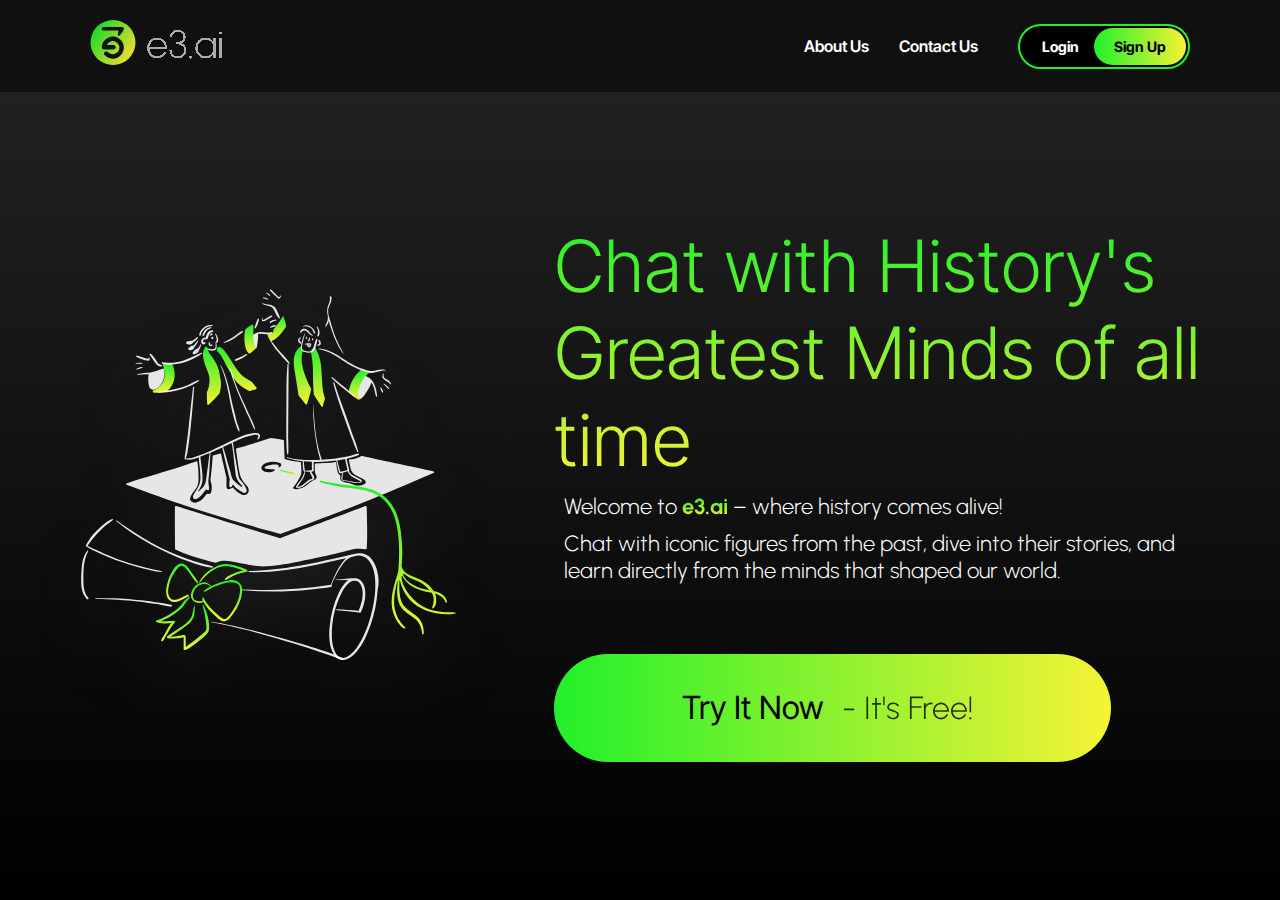
<file: index.html>
<!DOCTYPE html>
<html lang="en">
  <head>
    <meta charset="UTF-8" />
    <meta name="viewport" content="width=device-width, initial-scale=1.0" />
    <title>WebTech - Chat with History's Greatest Minds</title>
    <link rel="stylesheet" href="home.css" />
    <link rel="preconnect" href="https://fonts.googleapis.com" />
    <link rel="preconnect" href="https://fonts.gstatic.com" crossorigin />
    <link
      href="https://fonts.googleapis.com/css2?family=Inter+Tight:ital,wght@0,100..900;1,100..900&family=Urbanist:ital,wght@0,100..900;1,100..900&display=swap"
      rel="stylesheet"
    />
  </head>
  <body>
    <header>
      <div class="navbar">
        <div class="logo"><img src="logo.svg" alt="" /></div>
        <div class="nav-right">
          <ul class="nav-links">
            <li><a href="#">About Us</a></li>
            <li><a href="#">Contact Us</a></li>
          </ul>
          <div class="auth-buttons">
            <a href="login.html" class="login-btn">Login</a>
            <a href="signup.html" class="signup-btn">Sign Up</a>
          </div>
        </div>
      </div>
    </header>

    <main>
      <div class="content-wrapper">
        <div class="image-section">
          <img src="Group 5.svg" alt="Group 5" />
        </div>
        <div class="text-section">
          <h1>Chat with History's Greatest Minds of all time</h1>
          <div class="contain_p">
            <p>
              Welcome to <span class="highlight">e3.ai</span> – where history
              comes alive!
            </p>
            <p>
              Chat with iconic figures from the past, dive into their stories,
              and learn directly from the minds that shaped our world.
            </p>
          </div>
          <a href="signup.html" class="cta-btn"
            >Try It Now
            <p class="free">- It's Free!</p></a
          >
        </div>
      </div>
    </main>
  </body>
</html>
</file>
<file: home.css>
* {
  margin: 0;
  padding: 0;
  box-sizing: border-box;
  font-family: "Inter Tight", "Urbanist";
}

body {
  background: rgb(0, 0, 0);
  background: linear-gradient(
    0deg,
    rgba(0, 0, 0, 1) 0%,
    rgba(37, 37, 37, 1) 100%
  );
  color: white;
  min-height: 100vh;
  display: flex;
  flex-direction: column;
}

header {
  padding: 20px 50px;
  background-color: #101010;
}

.navbar {
  display: flex;
  justify-content: space-between;
  align-items: center;
}

.logo {
  font-size: 1.8rem;
  font-weight: 600;
  padding-left: 40px;
}

.nav-links {
  display: flex;
  gap: 30px;
  list-style: none;
  align-items: right;
}

.nav-links li a {
  text-decoration: none;
  color: white;
  font-weight: 600;
  font-size: 16 px;
}

.auth-buttons {
  display: flex;
  align-items: right;
  border: 2px solid #22f02b;
  border-radius: 30px;
  padding: 2px;
  background: black;
}

.auth-buttons .login-btn,
.signup-btn {
  padding: 10px 20px;
  border-radius: 20px;
  border: none;
  text-decoration: none;
  font-size: 0.9rem;
  font-weight: bold;
}

.login-btn {
  color: white;
  background: black;
}

.signup-btn {
  background: linear-gradient(to right, #22f02b, #f6f335);
  color: black;
  margin-left: -5px; /* Overlaps with the login button */
}
.nav-right {
  display: flex;
  align-items: center;
  gap: 40px;
  padding-right: 40px;
}

main {
  margin-top: 90px;
  display: flex;
  justify-content: center;
  align-items: center;
  height: 100%;
  padding: 40px;
}

.content-wrapper {
  display: flex;
  align-items: center;
  gap: 40px;
}

.image-section img {
  max-width: 100%;
  height: auto;
}

.text-section h1 {
  font-family: "Inter Tight", sans-serif;
  font-optical-sizing: auto;
  font-weight: 300;
  font-style: normal;
  font-size: 72px;
  color: #00ff85;
}

.contain_p {
  display: block;
  width: 679px;
  padding-bottom: 40px;
}

.text-section p {
  font-size: 1.2em;
  margin: 10px;
  margin-right: 10px;
  font-family: "Urbanist", sans-serif;
  font-optical-sizing: auto;
  font-weight: 300;
  font-size: 22px;
  font-style: normal;
}

h1,
.text-section .highlight {
  background: linear-gradient(#22f02b, #f6f335);
  -webkit-background-clip: text;
  background-clip: text;
  -webkit-text-fill-color: transparent;
  font-family: "Urbanist", sans-serif;
  font-weight: 700;
  font-optical-sizing: auto;
  font-style: normal;
  justify-content: center;
  align-items: center;
}

.text-section .cta-btn {
  display: inline-block;
  margin-top: 20px;
  padding: 25px 128px;
  background: linear-gradient(to right, #22f02b, #f6f335);
  color: black;
  border-radius: 86px;
  text-decoration: none;
  font-size: 32px;
  display: inline-block;
  justify-content: center;
}

.text-section .cta-btn:hover {
  background: #e3e3e3;

  transition: 0s ease-in-out;
}

.text-section .cta-btn .free {
  display: inline-block;
  opacity: 80%;
  font-size: 32px;
}

a:hover,
button:hover,
.logo:hover {
  cursor: pointer;
}
</file>
